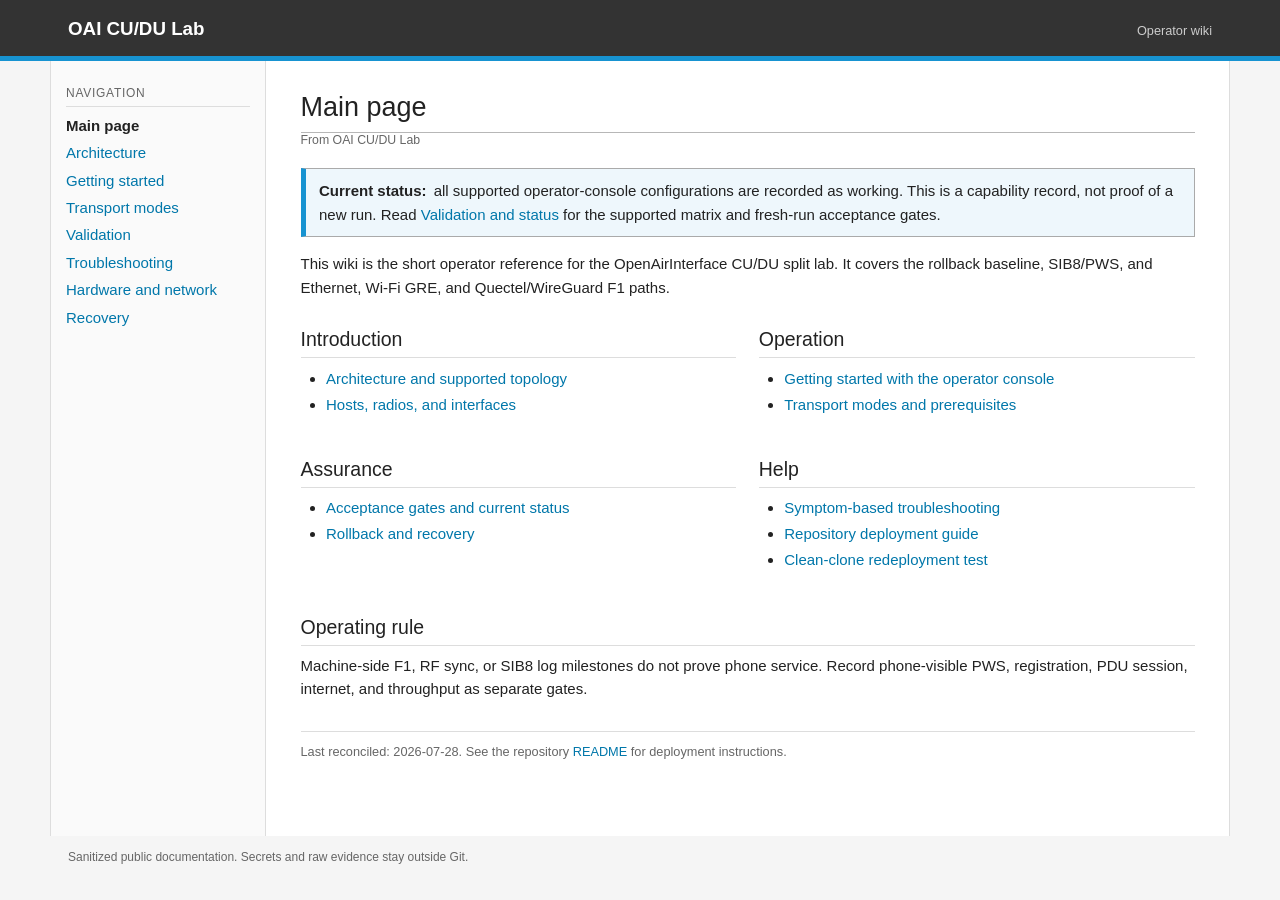
<file: wiki/index.html>
<!doctype html>
<html lang="en"><head><meta charset="utf-8"><meta name="viewport" content="width=device-width,initial-scale=1"><title>OAI CU/DU Lab wiki</title><link rel="stylesheet" href="style.css"></head>
<body><header class="site-header"><div class="site-header-inner"><p class="site-title"><a href="index.html">OAI CU/DU Lab</a></p><span class="site-tagline">Operator wiki</span></div></header>
<div class="page"><aside class="sidebar"><h2>Navigation</h2><ul><li><a aria-current="page" href="index.html">Main page</a></li><li><a href="architecture.html">Architecture</a></li><li><a href="commands.html">Getting started</a></li><li><a href="workflows.html">Transport modes</a></li><li><a href="validation.html">Validation</a></li><li><a href="troubleshooting.html">Troubleshooting</a></li><li><a href="hardware.html">Hardware and network</a></li><li><a href="recovery.html">Recovery</a></li></ul></aside>
<main><h1>Main page</h1><p class="from">From OAI CU/DU Lab</p>
<div class="note"><strong>Current status:</strong> all supported operator-console configurations are recorded as working. This is a capability record, not proof of a new run. Read <a href="validation.html">Validation and status</a> for the supported matrix and fresh-run acceptance gates.</div>
<p>This wiki is the short operator reference for the OpenAirInterface CU/DU split lab. It covers the rollback baseline, SIB8/PWS, and Ethernet, Wi-Fi GRE, and Quectel/WireGuard F1 paths.</p>
<div class="index-grid"><section><h2>Introduction</h2><ul><li><a href="architecture.html">Architecture and supported topology</a></li><li><a href="hardware.html">Hosts, radios, and interfaces</a></li></ul></section><section><h2>Operation</h2><ul><li><a href="commands.html">Getting started with the operator console</a></li><li><a href="workflows.html">Transport modes and prerequisites</a></li></ul></section><section><h2>Assurance</h2><ul><li><a href="validation.html">Acceptance gates and current status</a></li><li><a href="recovery.html">Rollback and recovery</a></li></ul></section><section><h2>Help</h2><ul><li><a href="troubleshooting.html">Symptom-based troubleshooting</a></li><li><a href="https://github.com/promaaa/oai-cu-du-lab/blob/main/README.md">Repository deployment guide</a></li><li><a href="https://github.com/promaaa/oai-cu-du-lab/blob/main/REDEPLOYMENT.md">Clean-clone redeployment test</a></li></ul></section></div>
<h2>Operating rule</h2><p>Machine-side F1, RF sync, or SIB8 log milestones do not prove phone service. Record phone-visible PWS, registration, PDU session, internet, and throughput as separate gates.</p>
<p class="source">Last reconciled: 2026-07-28. See the repository <a href="https://github.com/promaaa/oai-cu-du-lab/blob/main/README.md">README</a> for deployment instructions.</p></main></div>
<footer>Sanitized public documentation. Secrets and raw evidence stay outside Git.</footer></body></html>
</file>
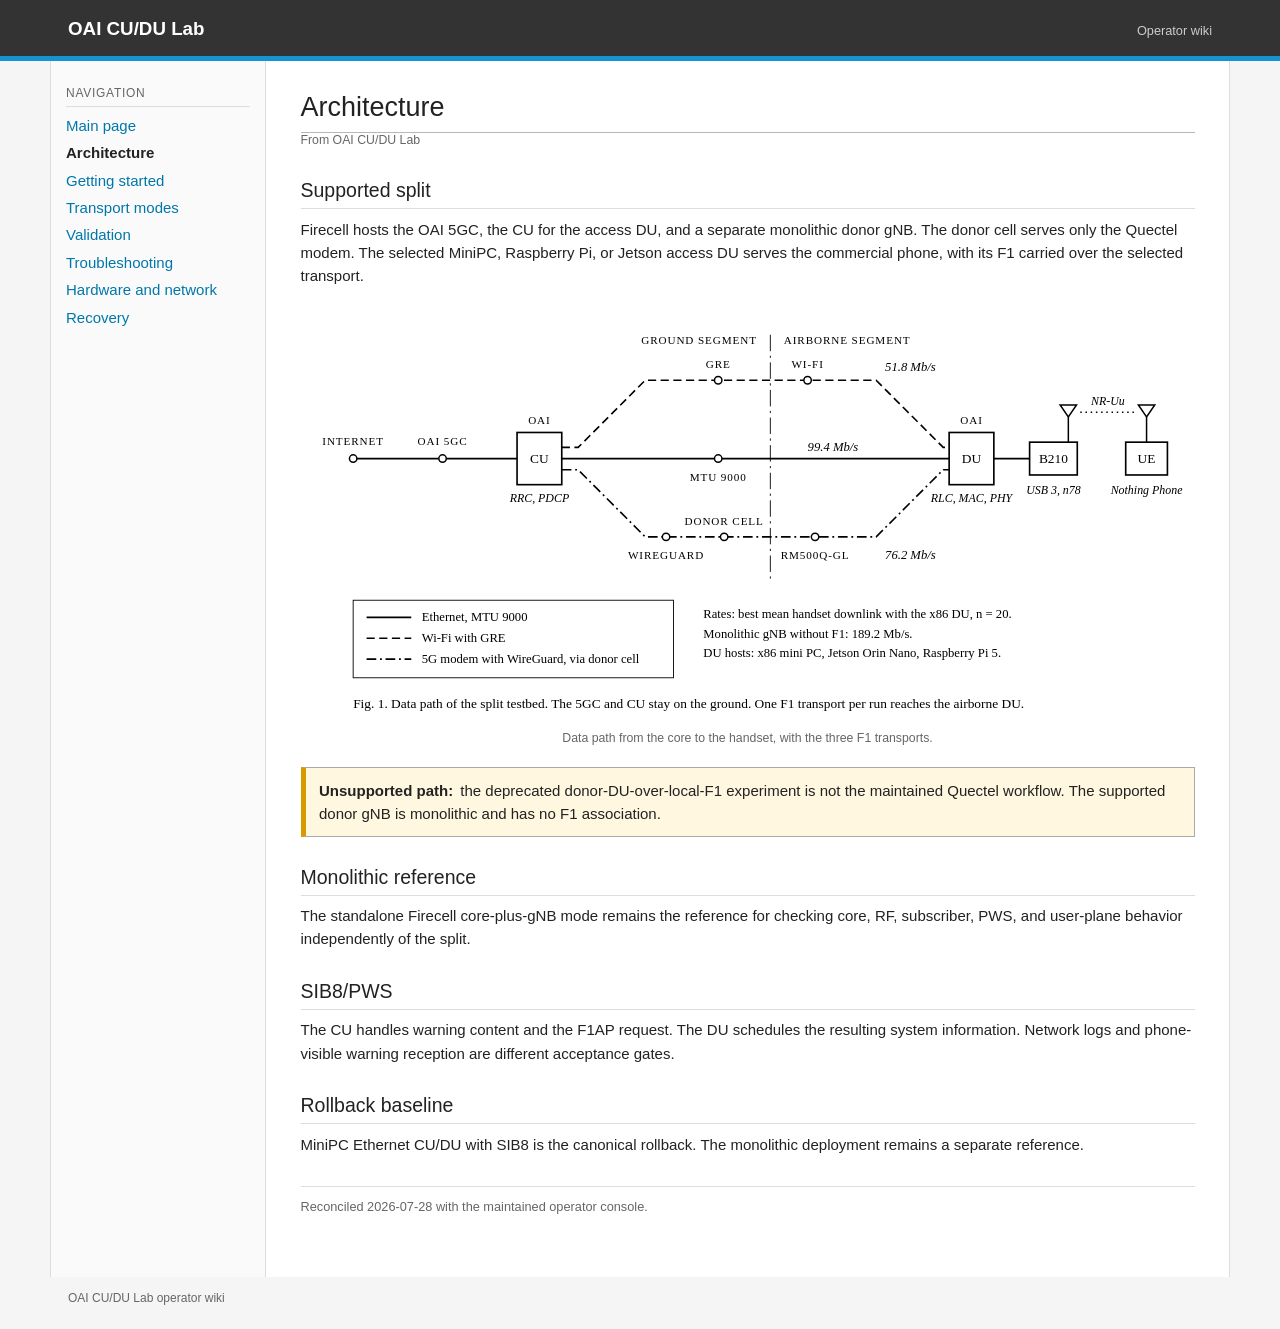
<file: wiki/architecture.html>
<!doctype html>
<html lang="en"><head><meta charset="utf-8"><meta name="viewport" content="width=device-width,initial-scale=1"><title>Architecture | OAI CU/DU Lab</title><link rel="stylesheet" href="style.css"></head>
<body><header class="site-header"><div class="site-header-inner"><p class="site-title"><a href="index.html">OAI CU/DU Lab</a></p><span class="site-tagline">Operator wiki</span></div></header>
<div class="page"><aside class="sidebar"><h2>Navigation</h2><ul><li><a href="index.html">Main page</a></li><li><a aria-current="page" href="architecture.html">Architecture</a></li><li><a href="commands.html">Getting started</a></li><li><a href="workflows.html">Transport modes</a></li><li><a href="validation.html">Validation</a></li><li><a href="troubleshooting.html">Troubleshooting</a></li><li><a href="hardware.html">Hardware and network</a></li><li><a href="recovery.html">Recovery</a></li></ul></aside>
<main><h1>Architecture</h1><p class="from">From OAI CU/DU Lab</p>
<h2>Supported split</h2><p>Firecell hosts the OAI 5GC, the CU for the access DU, and a separate monolithic donor gNB. The donor cell serves only the Quectel modem. The selected MiniPC, Raspberry Pi, or Jetson access DU serves the commercial phone, with its F1 carried over the selected transport.</p>
<figure class="architecture-diagram">
  <img src="assets/images/architecture.svg" width="1200" height="566" alt="Data path: the OAI 5GC and CU on Firecell reach the airborne access DU over Ethernet, Wi-Fi with GRE, or the Quectel 5G modem with WireGuard through the donor cell; the DU drives the USRP B210 that serves the phone.">
  <figcaption>Data path from the core to the handset, with the three F1 transports.</figcaption>
</figure>
<div class="warning"><strong>Unsupported path:</strong> the deprecated donor-DU-over-local-F1 experiment is not the maintained Quectel workflow. The supported donor gNB is monolithic and has no F1 association.</div>
<h2>Monolithic reference</h2><p>The standalone Firecell core-plus-gNB mode remains the reference for checking core, RF, subscriber, PWS, and user-plane behavior independently of the split.</p>
<h2>SIB8/PWS</h2><p>The CU handles warning content and the F1AP request. The DU schedules the resulting system information. Network logs and phone-visible warning reception are different acceptance gates.</p>
<h2>Rollback baseline</h2><p>MiniPC Ethernet CU/DU with SIB8 is the canonical rollback. The monolithic deployment remains a separate reference.</p>
<p class="source">Reconciled 2026-07-28 with the maintained operator console.</p></main></div>
<footer>OAI CU/DU Lab operator wiki</footer></body></html>
</file>
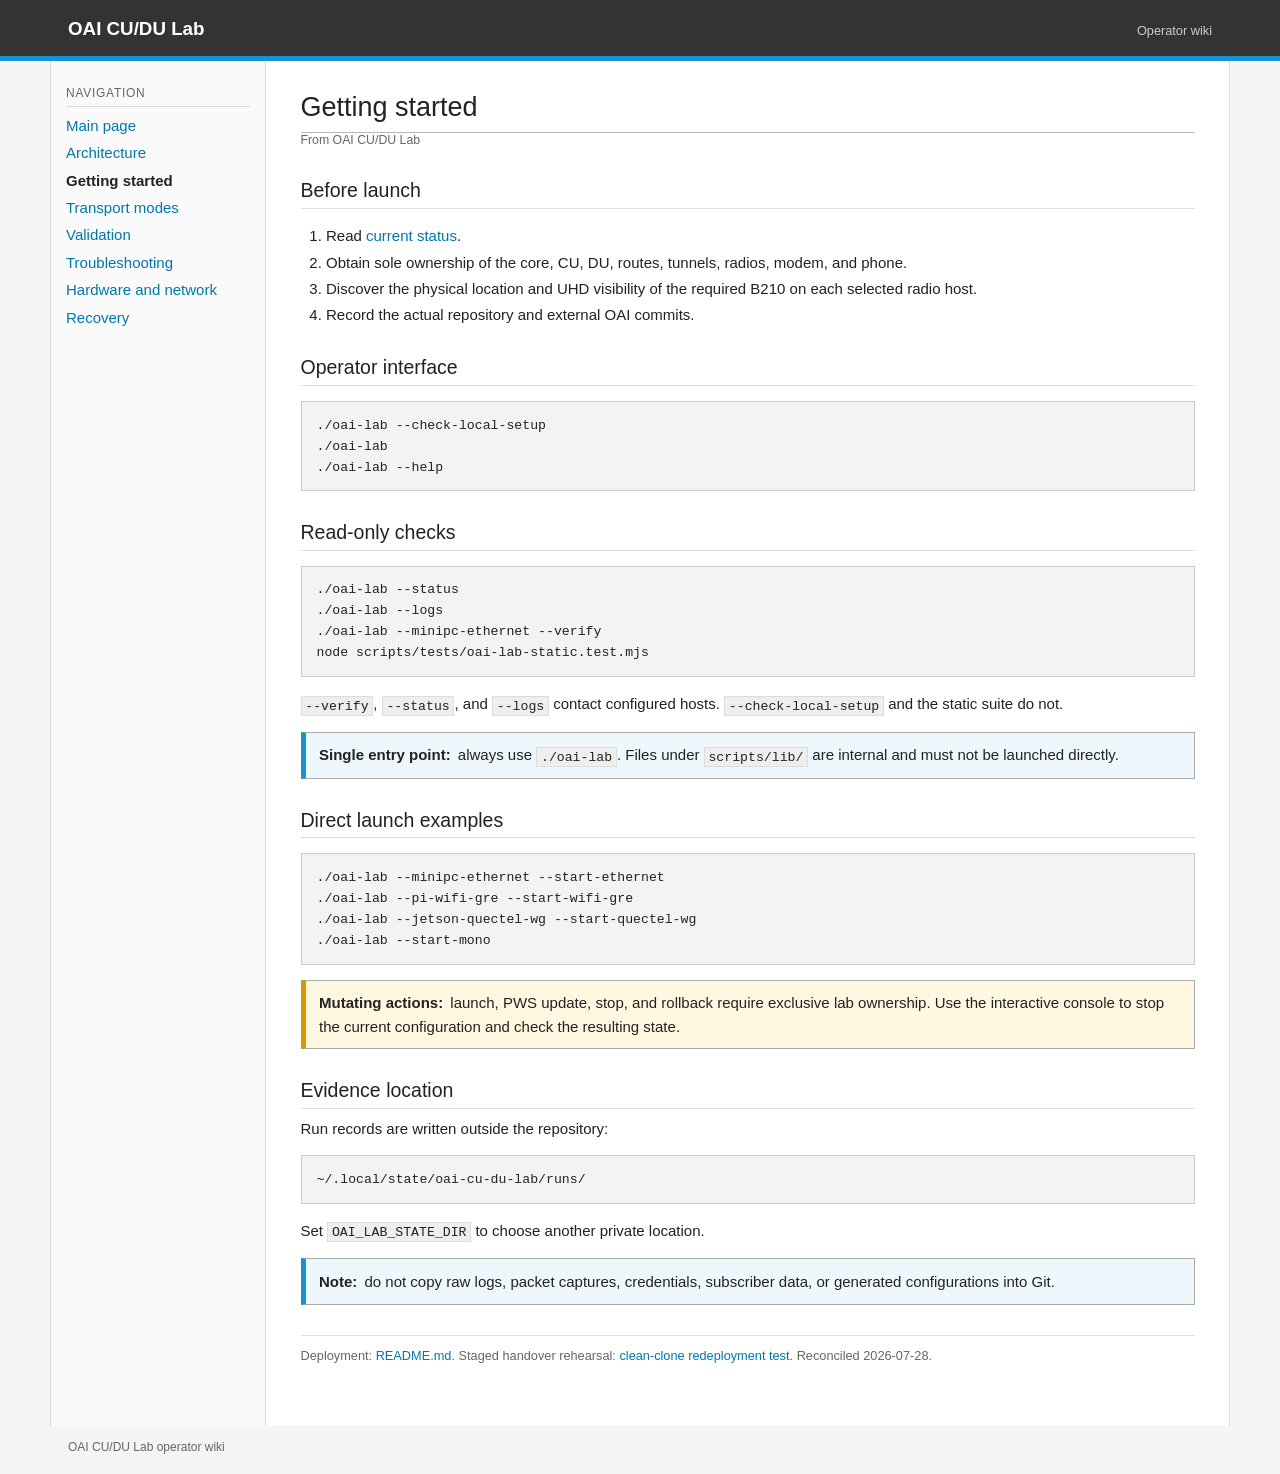
<file: wiki/commands.html>
<!doctype html>
<html lang="en"><head><meta charset="utf-8"><meta name="viewport" content="width=device-width,initial-scale=1"><title>Getting started | OAI CU/DU Lab</title><link rel="stylesheet" href="style.css"></head>
<body><header class="site-header"><div class="site-header-inner"><p class="site-title"><a href="index.html">OAI CU/DU Lab</a></p><span class="site-tagline">Operator wiki</span></div></header>
<div class="page"><aside class="sidebar"><h2>Navigation</h2><ul><li><a href="index.html">Main page</a></li><li><a href="architecture.html">Architecture</a></li><li><a aria-current="page" href="commands.html">Getting started</a></li><li><a href="workflows.html">Transport modes</a></li><li><a href="validation.html">Validation</a></li><li><a href="troubleshooting.html">Troubleshooting</a></li><li><a href="hardware.html">Hardware and network</a></li><li><a href="recovery.html">Recovery</a></li></ul></aside>
<main><h1>Getting started</h1><p class="from">From OAI CU/DU Lab</p>
<h2>Before launch</h2><ol><li>Read <a href="validation.html">current status</a>.</li><li>Obtain sole ownership of the core, CU, DU, routes, tunnels, radios, modem, and phone.</li><li>Discover the physical location and UHD visibility of the required B210 on each selected radio host.</li><li>Record the actual repository and external OAI commits.</li></ol>
<h2>Operator interface</h2><pre><code>./oai-lab --check-local-setup
./oai-lab
./oai-lab --help</code></pre>
<h2>Read-only checks</h2><pre><code>./oai-lab --status
./oai-lab --logs
./oai-lab --minipc-ethernet --verify
node scripts/tests/oai-lab-static.test.mjs</code></pre>
<p><code>--verify</code>, <code>--status</code>, and <code>--logs</code> contact configured hosts. <code>--check-local-setup</code> and the static suite do not.</p>
<div class="note"><strong>Single entry point:</strong> always use <code>./oai-lab</code>. Files under <code>scripts/lib/</code> are internal and must not be launched directly.</div>
<h2>Direct launch examples</h2><pre><code>./oai-lab --minipc-ethernet --start-ethernet
./oai-lab --pi-wifi-gre --start-wifi-gre
./oai-lab --jetson-quectel-wg --start-quectel-wg
./oai-lab --start-mono</code></pre>
<div class="warning"><strong>Mutating actions:</strong> launch, PWS update, stop, and rollback require exclusive lab ownership. Use the interactive console to stop the current configuration and check the resulting state.</div>
<h2>Evidence location</h2><p>Run records are written outside the repository:</p><pre><code>~/.local/state/oai-cu-du-lab/runs/</code></pre><p>Set <code>OAI_LAB_STATE_DIR</code> to choose another private location.</p>
<div class="note"><strong>Note:</strong> do not copy raw logs, packet captures, credentials, subscriber data, or generated configurations into Git.</div>
<p class="source">Deployment: <a href="https://github.com/promaaa/oai-cu-du-lab/blob/main/README.md">README.md</a>. Staged handover rehearsal: <a href="https://github.com/promaaa/oai-cu-du-lab/blob/main/REDEPLOYMENT.md">clean-clone redeployment test</a>. Reconciled 2026-07-28.</p></main></div>
<footer>OAI CU/DU Lab operator wiki</footer></body></html>
</file>
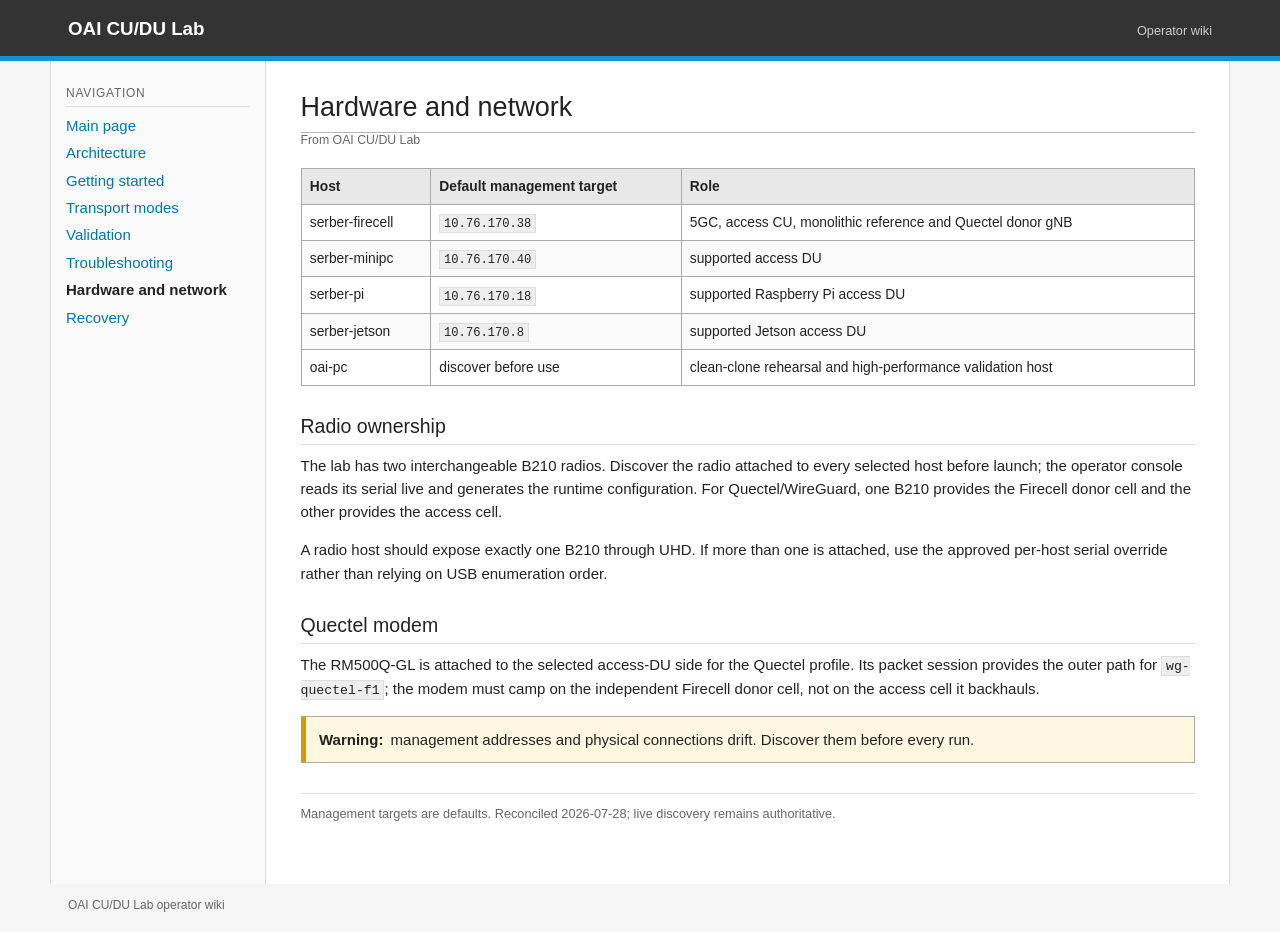
<file: wiki/hardware.html>
<!doctype html>
<html lang="en"><head><meta charset="utf-8"><meta name="viewport" content="width=device-width,initial-scale=1"><title>Hardware and network | OAI CU/DU Lab</title><link rel="stylesheet" href="style.css"></head>
<body><header class="site-header"><div class="site-header-inner"><p class="site-title"><a href="index.html">OAI CU/DU Lab</a></p><span class="site-tagline">Operator wiki</span></div></header>
<div class="page"><aside class="sidebar"><h2>Navigation</h2><ul><li><a href="index.html">Main page</a></li><li><a href="architecture.html">Architecture</a></li><li><a href="commands.html">Getting started</a></li><li><a href="workflows.html">Transport modes</a></li><li><a href="validation.html">Validation</a></li><li><a href="troubleshooting.html">Troubleshooting</a></li><li><a aria-current="page" href="hardware.html">Hardware and network</a></li><li><a href="recovery.html">Recovery</a></li></ul></aside>
<main><h1>Hardware and network</h1><p class="from">From OAI CU/DU Lab</p>
<table><thead><tr><th>Host</th><th>Default management target</th><th>Role</th></tr></thead><tbody><tr><td>serber-firecell</td><td><code>10.76.170.38</code></td><td>5GC, access CU, monolithic reference and Quectel donor gNB</td></tr><tr><td>serber-minipc</td><td><code>10.76.170.40</code></td><td>supported access DU</td></tr><tr><td>serber-pi</td><td><code>10.76.170.18</code></td><td>supported Raspberry Pi access DU</td></tr><tr><td>serber-jetson</td><td><code>10.76.170.8</code></td><td>supported Jetson access DU</td></tr><tr><td>oai-pc</td><td>discover before use</td><td>clean-clone rehearsal and high-performance validation host</td></tr></tbody></table>
<h2>Radio ownership</h2><p>The lab has two interchangeable B210 radios. Discover the radio attached to every selected host before launch; the operator console reads its serial live and generates the runtime configuration. For Quectel/WireGuard, one B210 provides the Firecell donor cell and the other provides the access cell.</p>
<p>A radio host should expose exactly one B210 through UHD. If more than one is attached, use the approved per-host serial override rather than relying on USB enumeration order.</p>
<h2>Quectel modem</h2><p>The RM500Q-GL is attached to the selected access-DU side for the Quectel profile. Its packet session provides the outer path for <code>wg-quectel-f1</code>; the modem must camp on the independent Firecell donor cell, not on the access cell it backhauls.</p>
<div class="warning"><strong>Warning:</strong> management addresses and physical connections drift. Discover them before every run.</div>
<p class="source">Management targets are defaults. Reconciled 2026-07-28; live discovery remains authoritative.</p></main></div>
<footer>OAI CU/DU Lab operator wiki</footer></body></html>
</file>
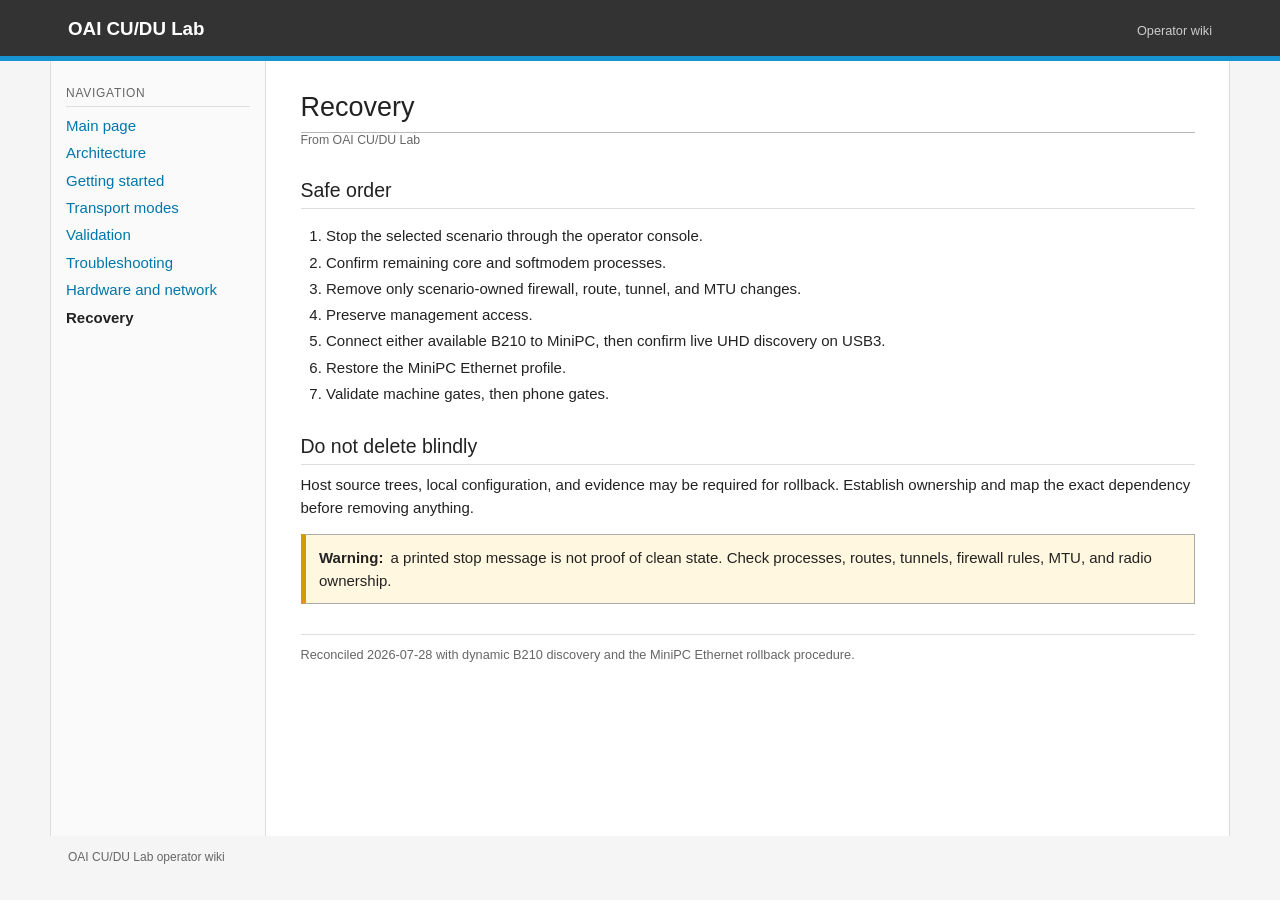
<file: wiki/recovery.html>
<!doctype html>
<html lang="en"><head><meta charset="utf-8"><meta name="viewport" content="width=device-width,initial-scale=1"><title>Recovery | OAI CU/DU Lab</title><link rel="stylesheet" href="style.css"></head>
<body><header class="site-header"><div class="site-header-inner"><p class="site-title"><a href="index.html">OAI CU/DU Lab</a></p><span class="site-tagline">Operator wiki</span></div></header>
<div class="page"><aside class="sidebar"><h2>Navigation</h2><ul><li><a href="index.html">Main page</a></li><li><a href="architecture.html">Architecture</a></li><li><a href="commands.html">Getting started</a></li><li><a href="workflows.html">Transport modes</a></li><li><a href="validation.html">Validation</a></li><li><a href="troubleshooting.html">Troubleshooting</a></li><li><a href="hardware.html">Hardware and network</a></li><li><a aria-current="page" href="recovery.html">Recovery</a></li></ul></aside>
<main><h1>Recovery</h1><p class="from">From OAI CU/DU Lab</p>
<h2>Safe order</h2><ol><li>Stop the selected scenario through the operator console.</li><li>Confirm remaining core and softmodem processes.</li><li>Remove only scenario-owned firewall, route, tunnel, and MTU changes.</li><li>Preserve management access.</li><li>Connect either available B210 to MiniPC, then confirm live UHD discovery on USB3.</li><li>Restore the MiniPC Ethernet profile.</li><li>Validate machine gates, then phone gates.</li></ol>
<h2>Do not delete blindly</h2><p>Host source trees, local configuration, and evidence may be required for rollback. Establish ownership and map the exact dependency before removing anything.</p>
<div class="warning"><strong>Warning:</strong> a printed stop message is not proof of clean state. Check processes, routes, tunnels, firewall rules, MTU, and radio ownership.</div>
<p class="source">Reconciled 2026-07-28 with dynamic B210 discovery and the MiniPC Ethernet rollback procedure.</p></main></div>
<footer>OAI CU/DU Lab operator wiki</footer></body></html>
</file>
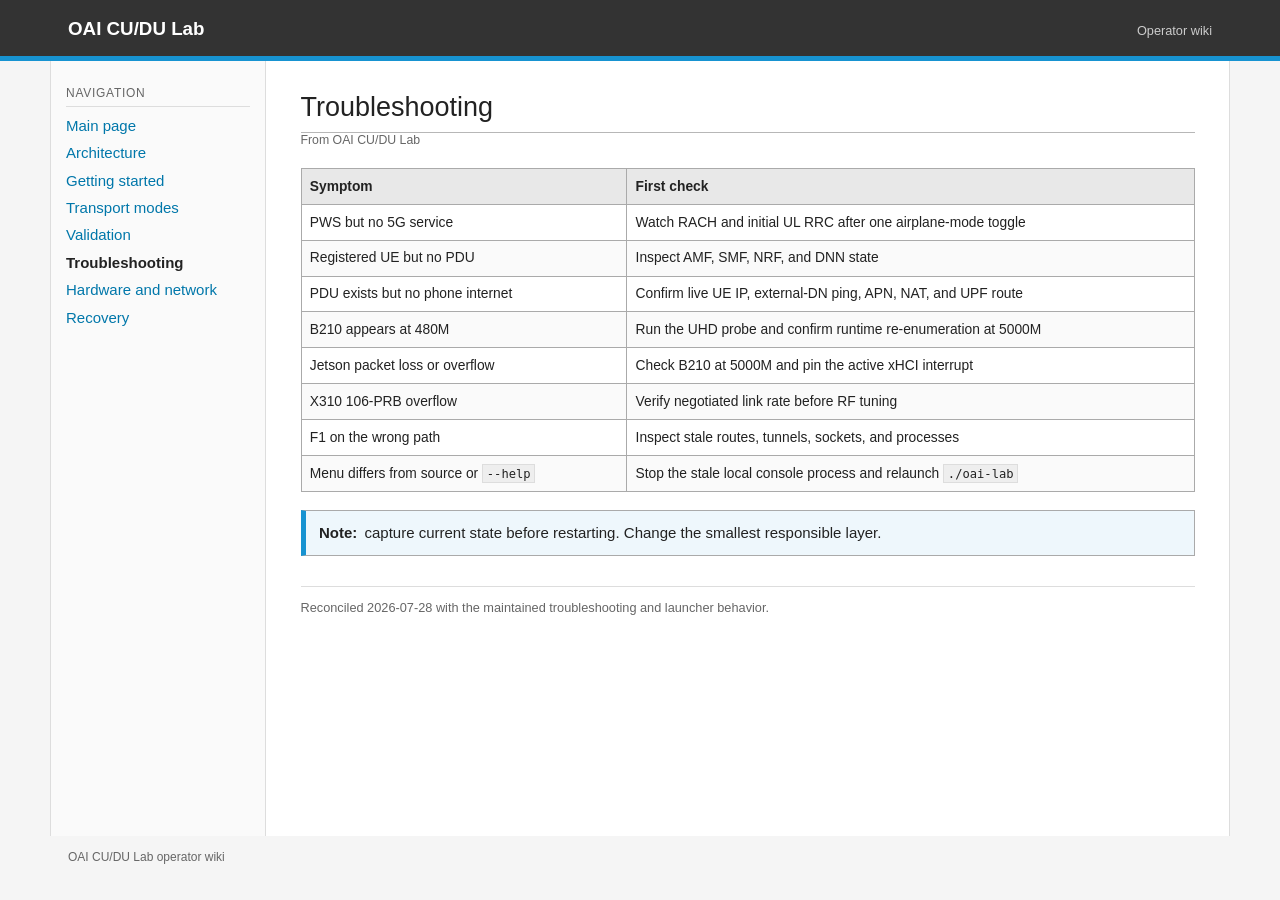
<file: wiki/troubleshooting.html>
<!doctype html>
<html lang="en"><head><meta charset="utf-8"><meta name="viewport" content="width=device-width,initial-scale=1"><title>Troubleshooting | OAI CU/DU Lab</title><link rel="stylesheet" href="style.css"></head>
<body><header class="site-header"><div class="site-header-inner"><p class="site-title"><a href="index.html">OAI CU/DU Lab</a></p><span class="site-tagline">Operator wiki</span></div></header>
<div class="page"><aside class="sidebar"><h2>Navigation</h2><ul><li><a href="index.html">Main page</a></li><li><a href="architecture.html">Architecture</a></li><li><a href="commands.html">Getting started</a></li><li><a href="workflows.html">Transport modes</a></li><li><a href="validation.html">Validation</a></li><li><a aria-current="page" href="troubleshooting.html">Troubleshooting</a></li><li><a href="hardware.html">Hardware and network</a></li><li><a href="recovery.html">Recovery</a></li></ul></aside>
<main><h1>Troubleshooting</h1><p class="from">From OAI CU/DU Lab</p>
<table><thead><tr><th>Symptom</th><th>First check</th></tr></thead><tbody><tr><td>PWS but no 5G service</td><td>Watch RACH and initial UL RRC after one airplane-mode toggle</td></tr><tr><td>Registered UE but no PDU</td><td>Inspect AMF, SMF, NRF, and DNN state</td></tr><tr><td>PDU exists but no phone internet</td><td>Confirm live UE IP, external-DN ping, APN, NAT, and UPF route</td></tr><tr><td>B210 appears at 480M</td><td>Run the UHD probe and confirm runtime re-enumeration at 5000M</td></tr><tr><td>Jetson packet loss or overflow</td><td>Check B210 at 5000M and pin the active xHCI interrupt</td></tr><tr><td>X310 106-PRB overflow</td><td>Verify negotiated link rate before RF tuning</td></tr><tr><td>F1 on the wrong path</td><td>Inspect stale routes, tunnels, sockets, and processes</td></tr><tr><td>Menu differs from source or <code>--help</code></td><td>Stop the stale local console process and relaunch <code>./oai-lab</code></td></tr></tbody></table>
<div class="note"><strong>Note:</strong> capture current state before restarting. Change the smallest responsible layer.</div>
<p class="source">Reconciled 2026-07-28 with the maintained troubleshooting and launcher behavior.</p></main></div>
<footer>OAI CU/DU Lab operator wiki</footer></body></html>
</file>
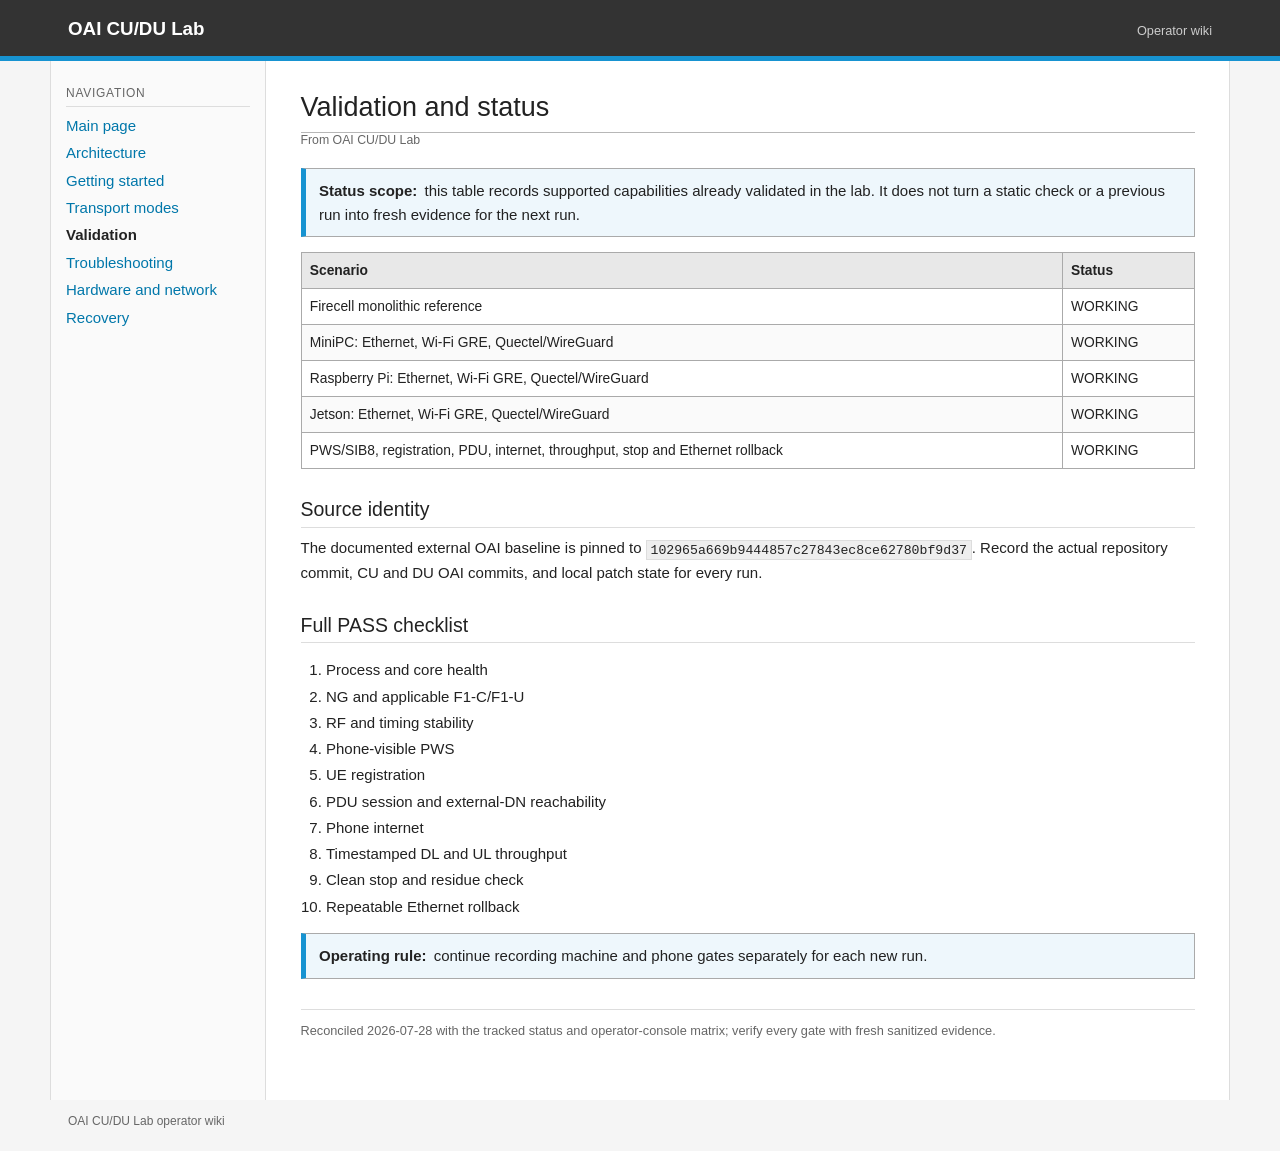
<file: wiki/validation.html>
<!doctype html>
<html lang="en"><head><meta charset="utf-8"><meta name="viewport" content="width=device-width,initial-scale=1"><title>Validation | OAI CU/DU Lab</title><link rel="stylesheet" href="style.css"></head>
<body><header class="site-header"><div class="site-header-inner"><p class="site-title"><a href="index.html">OAI CU/DU Lab</a></p><span class="site-tagline">Operator wiki</span></div></header>
<div class="page"><aside class="sidebar"><h2>Navigation</h2><ul><li><a href="index.html">Main page</a></li><li><a href="architecture.html">Architecture</a></li><li><a href="commands.html">Getting started</a></li><li><a href="workflows.html">Transport modes</a></li><li><a aria-current="page" href="validation.html">Validation</a></li><li><a href="troubleshooting.html">Troubleshooting</a></li><li><a href="hardware.html">Hardware and network</a></li><li><a href="recovery.html">Recovery</a></li></ul></aside>
<main><h1>Validation and status</h1><p class="from">From OAI CU/DU Lab</p>
<div class="note"><strong>Status scope:</strong> this table records supported capabilities already validated in the lab. It does not turn a static check or a previous run into fresh evidence for the next run.</div>
<table><thead><tr><th>Scenario</th><th>Status</th></tr></thead><tbody><tr><td>Firecell monolithic reference</td><td>WORKING</td></tr><tr><td>MiniPC: Ethernet, Wi-Fi GRE, Quectel/WireGuard</td><td>WORKING</td></tr><tr><td>Raspberry Pi: Ethernet, Wi-Fi GRE, Quectel/WireGuard</td><td>WORKING</td></tr><tr><td>Jetson: Ethernet, Wi-Fi GRE, Quectel/WireGuard</td><td>WORKING</td></tr><tr><td>PWS/SIB8, registration, PDU, internet, throughput, stop and Ethernet rollback</td><td>WORKING</td></tr></tbody></table>
<h2>Source identity</h2><p>The documented external OAI baseline is pinned to <code>102965a669b9444857c27843ec8ce62780bf9d37</code>. Record the actual repository commit, CU and DU OAI commits, and local patch state for every run.</p>
<h2>Full PASS checklist</h2><ol><li>Process and core health</li><li>NG and applicable F1-C/F1-U</li><li>RF and timing stability</li><li>Phone-visible PWS</li><li>UE registration</li><li>PDU session and external-DN reachability</li><li>Phone internet</li><li>Timestamped DL and UL throughput</li><li>Clean stop and residue check</li><li>Repeatable Ethernet rollback</li></ol>
<div class="note"><strong>Operating rule:</strong> continue recording machine and phone gates separately for each new run.</div>
<p class="source">Reconciled 2026-07-28 with the tracked status and operator-console matrix; verify every gate with fresh sanitized evidence.</p></main></div>
<footer>OAI CU/DU Lab operator wiki</footer></body></html>
</file>
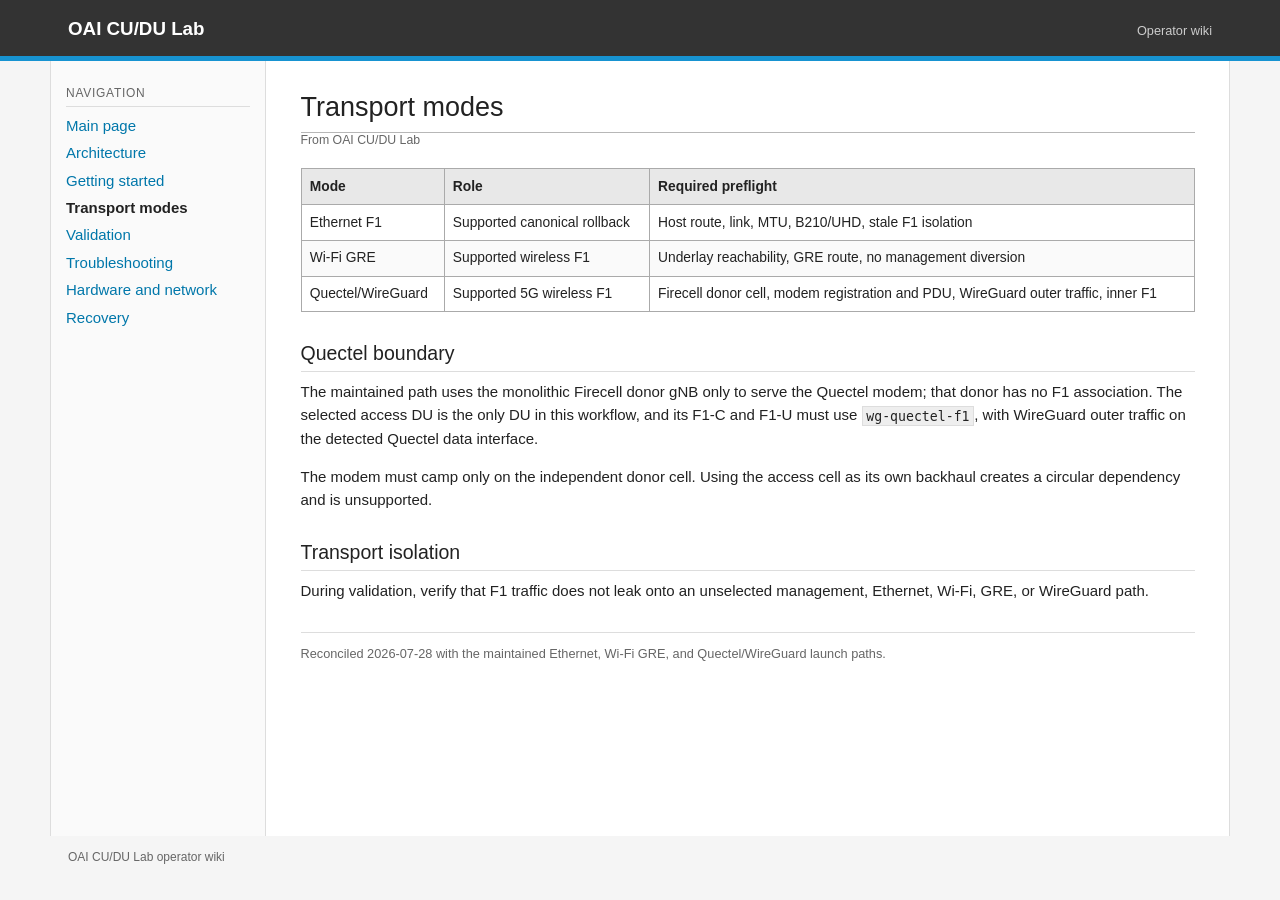
<file: wiki/workflows.html>
<!doctype html>
<html lang="en"><head><meta charset="utf-8"><meta name="viewport" content="width=device-width,initial-scale=1"><title>Transport modes | OAI CU/DU Lab</title><link rel="stylesheet" href="style.css"></head>
<body><header class="site-header"><div class="site-header-inner"><p class="site-title"><a href="index.html">OAI CU/DU Lab</a></p><span class="site-tagline">Operator wiki</span></div></header>
<div class="page"><aside class="sidebar"><h2>Navigation</h2><ul><li><a href="index.html">Main page</a></li><li><a href="architecture.html">Architecture</a></li><li><a href="commands.html">Getting started</a></li><li><a aria-current="page" href="workflows.html">Transport modes</a></li><li><a href="validation.html">Validation</a></li><li><a href="troubleshooting.html">Troubleshooting</a></li><li><a href="hardware.html">Hardware and network</a></li><li><a href="recovery.html">Recovery</a></li></ul></aside>
<main><h1>Transport modes</h1><p class="from">From OAI CU/DU Lab</p>
<table><thead><tr><th>Mode</th><th>Role</th><th>Required preflight</th></tr></thead><tbody><tr><td>Ethernet F1</td><td>Supported canonical rollback</td><td>Host route, link, MTU, B210/UHD, stale F1 isolation</td></tr><tr><td>Wi-Fi GRE</td><td>Supported wireless F1</td><td>Underlay reachability, GRE route, no management diversion</td></tr><tr><td>Quectel/WireGuard</td><td>Supported 5G wireless F1</td><td>Firecell donor cell, modem registration and PDU, WireGuard outer traffic, inner F1</td></tr></tbody></table>
<h2>Quectel boundary</h2><p>The maintained path uses the monolithic Firecell donor gNB only to serve the Quectel modem; that donor has no F1 association. The selected access DU is the only DU in this workflow, and its F1-C and F1-U must use <code>wg-quectel-f1</code>, with WireGuard outer traffic on the detected Quectel data interface.</p>
<p>The modem must camp only on the independent donor cell. Using the access cell as its own backhaul creates a circular dependency and is unsupported.</p>
<h2>Transport isolation</h2><p>During validation, verify that F1 traffic does not leak onto an unselected management, Ethernet, Wi-Fi, GRE, or WireGuard path.</p>
<p class="source">Reconciled 2026-07-28 with the maintained Ethernet, Wi-Fi GRE, and Quectel/WireGuard launch paths.</p></main></div>
<footer>OAI CU/DU Lab operator wiki</footer></body></html>
</file>
<file: wiki/style.css>
:root {
  --blue: #1793d1;
  --blue-dark: #0f6f9f;
  --ink: #222;
  --muted: #666;
  --line: #b7b7b7;
  --soft-line: #ddd;
  --paper: #fff;
  --page: #f5f5f5;
  --note: #eef7fc;
  --warn: #fff7df;
  font-family: Arial, Helvetica, sans-serif;
  color: var(--ink);
  background: var(--page);
}

* { box-sizing: border-box; }
html { font-size: 15px; }
body { margin: 0; line-height: 1.55; background: var(--page); }
a { color: #07a; text-decoration: none; }
a:hover, a:focus { color: var(--blue-dark); text-decoration: underline; }

.site-header { background: #333; color: #fff; border-bottom: 5px solid var(--blue); }
.site-header-inner { max-width: 1180px; margin: 0 auto; padding: .9rem 1.2rem; display: flex; align-items: baseline; justify-content: space-between; gap: 1rem; }
.site-title { margin: 0; font-size: 1.25rem; font-weight: 600; }
.site-title a { color: #fff; }
.site-title a:hover { text-decoration: none; }
.site-tagline { color: #ccc; font-size: .85rem; }

.page { max-width: 1180px; margin: 0 auto; display: grid; grid-template-columns: 215px minmax(0, 1fr); min-height: calc(100vh - 125px); background: var(--paper); border-inline: 1px solid var(--soft-line); }
.sidebar { padding: 1.5rem 1rem; border-right: 1px solid var(--soft-line); background: #fafafa; }
.sidebar h2 { margin: 0 0 .45rem; padding-bottom: .25rem; font-size: .8rem; text-transform: uppercase; letter-spacing: .06em; color: var(--muted); border-bottom: 1px solid var(--soft-line); }
.sidebar ul { margin: 0 0 1.25rem; padding: 0; list-style: none; }
.sidebar li { margin: .28rem 0; }
.sidebar a[aria-current="page"] { color: var(--ink); font-weight: 700; }

main { min-width: 0; padding: 1.7rem 2.3rem 3rem; }
.from { margin: -.5rem 0 1.2rem; color: var(--muted); font-size: .82rem; }
h1 { margin: 0 0 .35rem; padding-bottom: .25rem; font-size: 1.8rem; font-weight: 400; border-bottom: 1px solid var(--line); }
h2 { margin: 1.7rem 0 .55rem; padding-bottom: .18rem; font-size: 1.3rem; font-weight: 400; border-bottom: 1px solid var(--soft-line); }
h3 { margin: 1.3rem 0 .4rem; font-size: 1rem; }
p { margin: .55rem 0 1rem; }
ul, ol { padding-left: 1.7rem; }
li { margin: .2rem 0; }
code { padding: .1rem .25rem; background: #eee; border: 1px solid #ddd; font-family: ui-monospace, SFMono-Regular, Menlo, Consolas, monospace; font-size: .88em; }
pre { overflow-x: auto; padding: .85rem 1rem; background: #f3f3f3; border: 1px solid #ccc; line-height: 1.4; }
pre code { padding: 0; background: transparent; border: 0; }

.architecture-diagram { width: 100%; margin: 1rem 0 1.25rem; }
.architecture-diagram img { display: block; width: 100%; max-width: 100%; height: auto; }
.architecture-diagram figcaption { margin-top: .35rem; color: var(--muted); font-size: .82rem; text-align: center; }

table { width: 100%; margin: .8rem 0 1.2rem; border-collapse: collapse; font-size: .92rem; }
th, td { padding: .45rem .55rem; border: 1px solid #aaa; text-align: left; vertical-align: top; }
th { background: #e8e8e8; }
tr:nth-child(even) td { background: #fafafa; }

.note, .warning { margin: 1rem 0; padding: .7rem .9rem; border: 1px solid #aaa; border-left-width: 5px; }
.note { background: var(--note); border-left-color: var(--blue); }
.warning { background: var(--warn); border-left-color: #d99a00; }
.note strong, .warning strong { display: inline-block; margin-right: .2rem; }

.index-grid { display: grid; grid-template-columns: repeat(2, minmax(0, 1fr)); gap: .8rem 1.5rem; }
.index-grid section h2 { margin-top: .7rem; }
.index-grid ul { margin-top: .35rem; }
.source { margin-top: 2rem; padding-top: .7rem; color: var(--muted); border-top: 1px solid var(--soft-line); font-size: .85rem; }
footer { max-width: 1180px; margin: 0 auto; padding: .8rem 1.2rem 1.4rem; color: var(--muted); font-size: .8rem; }

@media (max-width: 760px) {
  .site-header-inner { display: block; }
  .site-tagline { display: block; margin-top: .2rem; }
  .page { grid-template-columns: 1fr; border: 0; }
  .sidebar { border-right: 0; border-bottom: 1px solid var(--soft-line); padding: .8rem 1rem; }
  .sidebar h2 { display: none; }
  .sidebar ul { display: flex; flex-wrap: wrap; gap: .25rem .9rem; margin: 0; }
  main { padding: 1.25rem 1rem 2.5rem; }
  .index-grid { grid-template-columns: 1fr; }
  table { display: block; overflow-x: auto; }
}
</file>
